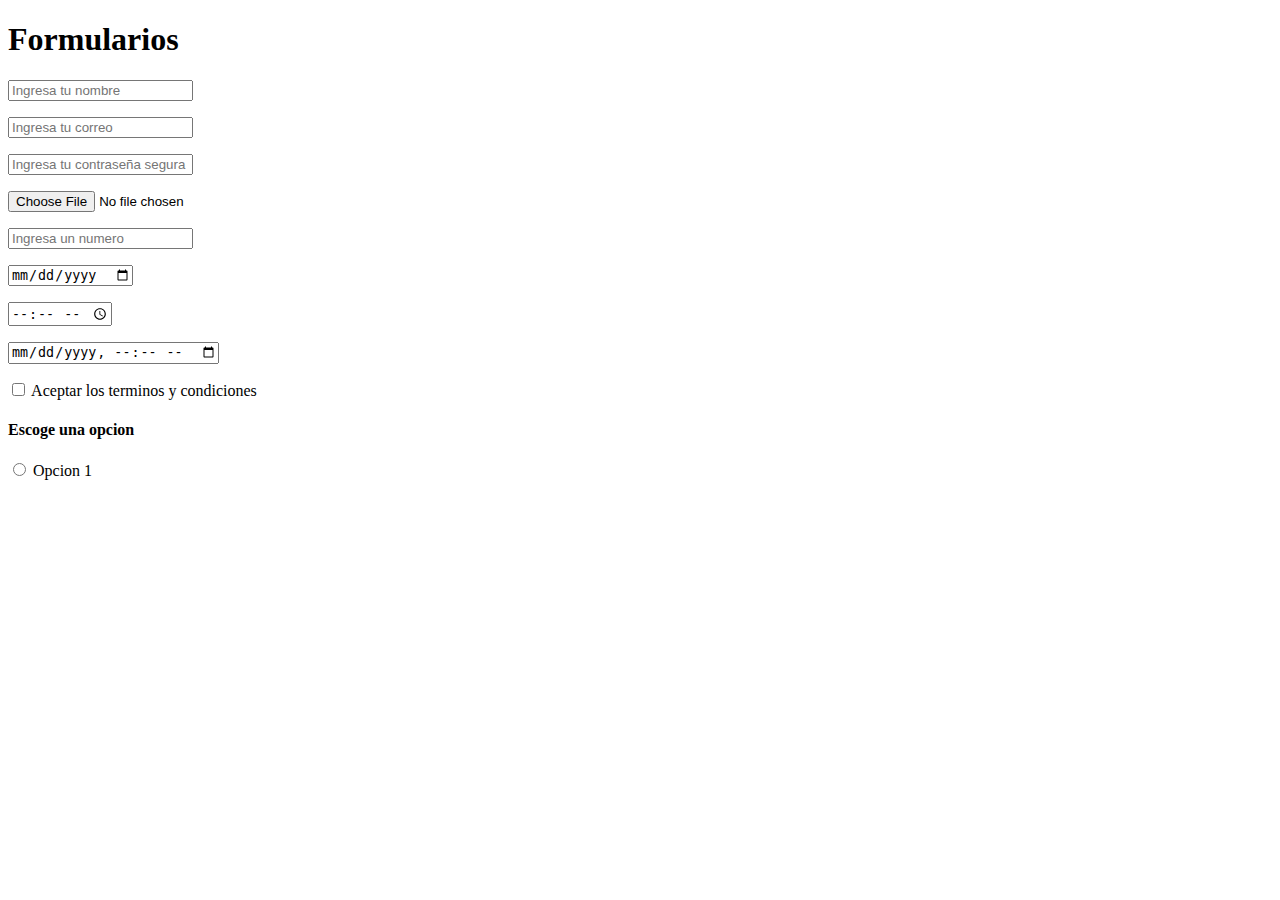
<file: formularios/inputs.html>
<!DOCTYPE html>
<html lang="en">

<head>
    <meta charset="UTF-8">
    <meta http-equiv="X-UA-Compatible" content="IE=edge">
    <meta name="viewport" content="width=device-width, initial-scale=1.0">
    <title>Document</title>
</head>

<body>
    <section>
        <h1>Formularios</h1>

        <!-- Sirve para crear formularios -->
        <form>
            <!-- Los imputs tienen tipos, por defecto son del tipo text pero hay mas -->
            <p>
                <input type="text" placeholder="Ingresa tu nombre" />
            </p>

            <p>
                <input type="email" placeholder="Ingresa tu correo" />
            </p>

            <p>
                <input type="password" placeholder="Ingresa tu contraseña segura" />
            </p>

            <p>
                <input type="file" />
            </p>

            <p>
                <input type="number" placeholder="Ingresa un numero" />
            </p>

            <p>
                <input type="date" />
            </p>

            <p>
                <input type="time" />
            </p>

            <p>
                <input type="datetime-local" />
            </p>

            <p>
                <input type="checkbox"> Aceptar los terminos y condiciones
            </p>

            <p>
                <h4>Escoge una opcion</h4>
            </p>
            <p>
                <input type="radio" /> Opcion 1
            </p>
            
        </form>
    </section>
</body>

</html>
</file>
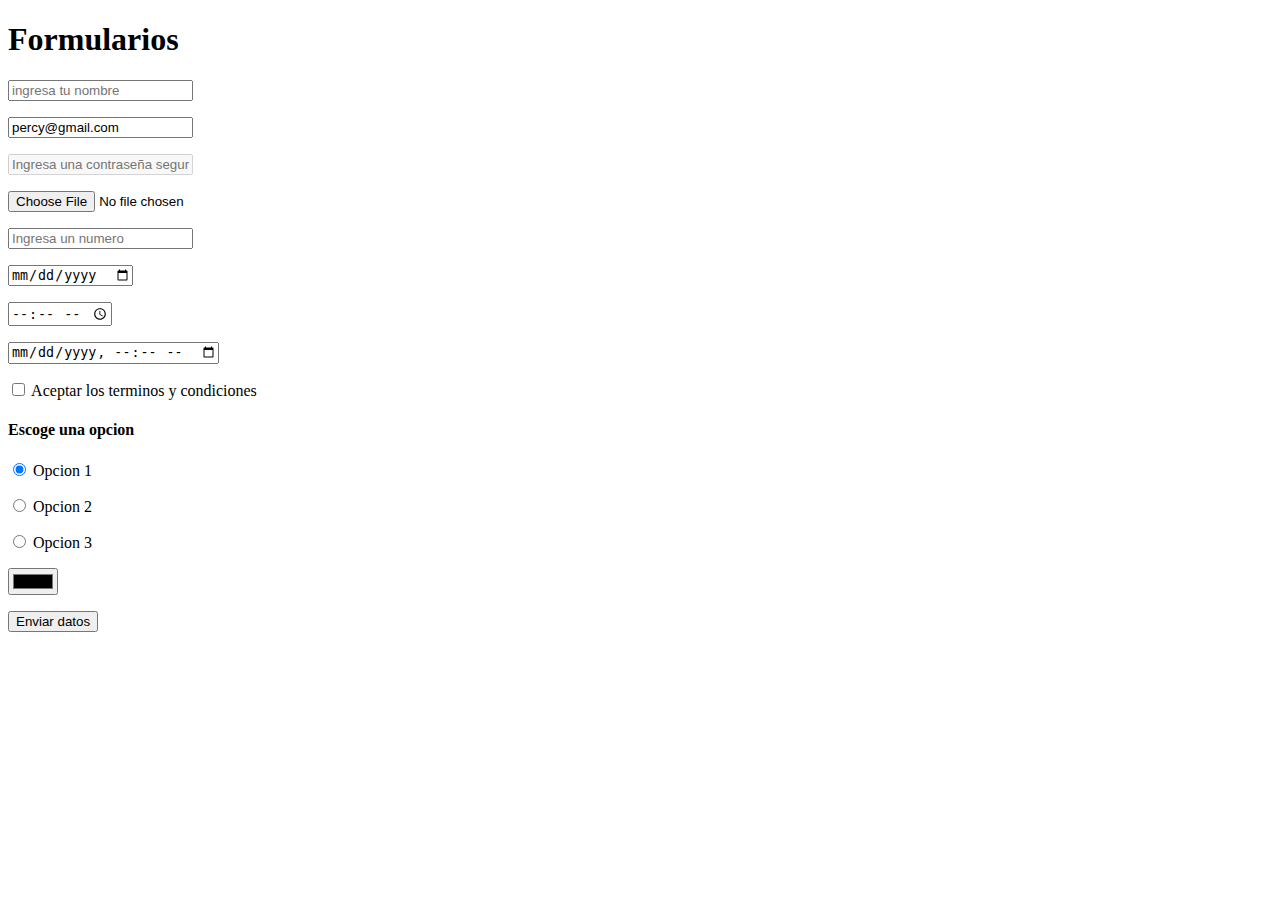
<file: semana2/inputs.html>
<!DOCTYPE html>
<html lang="es">
<head>
    <meta charset="UTF-8">
    <meta http-equiv="X-UA-Compatible" content="IE=edge">
    <meta name="viewport" content="width=device-width, initial-scale=1.0">
    <title>Document</title>
</head>
<body>
    <section>
        <h1>Formularios</h1>
        <!-- Sirve para crear un formulario-->
        <form>
            <!-- Los imputs tienen tipos, por defecto son de tipo text pero hay mas-->
            <p>
                <input type="text" name="nombre" placeholder="ingresa tu nombre" autocomplete="off" required/>
            </p>

            <p>
                <!-- readonly: valor de solo lectura, no se puede modificar
                     value: el valor por defecto que tomara el input
                -->
                <input type="email" name="email" placeholder="ingresa tu correo" readonly value="percy@gmail.com"/>
            </p>

            <p>
                <!-- disable: deshabilita el uso del input ademas de no enviar nada-->
                <input type="password" name="password" placeholder="Ingresa una contraseña segura" disabled/>
            </p>
            
            <p>
                <!--
                    video/*
                    audio/*
                    pdf/*
                    mp3/*
                    image/*
                -->
                <input type="file" accept="image/*" name="image"/>
            </p>

            <p>
                <input type="number" name="phone_number" placeholder="Ingresa un numero" />
            </p>

            <p>
                <input type="date" name="date" />
            </p>

            <p>
                <input type="time" name="time" />
            </p>

            <p>
                <input type="datetime-local" name="date_time"/>
            </p>

            <p>
                <input type="checkbox" name="terms"/> Aceptar los terminos y condiciones
            </p>

            <p>
                <h4>Escoge una opcion</h4>
            </p>
            <p>
                <input type="radio" name="option" checked/> Opcion 1
            </p>
            <p>
                <input type="radio" name="option"/> Opcion 2
            </p>
            <p>
                <input type="radio" name="option"/> Opcion 3
            </p>
            <p>
                <input type="color" name="bg_color">
            </p>
            <p>
                <!-- <input type="submit">   -->
                <button type="submit">Enviar datos</button>
            </p>
        </form>
    </section>
</body>
</html>
</file>
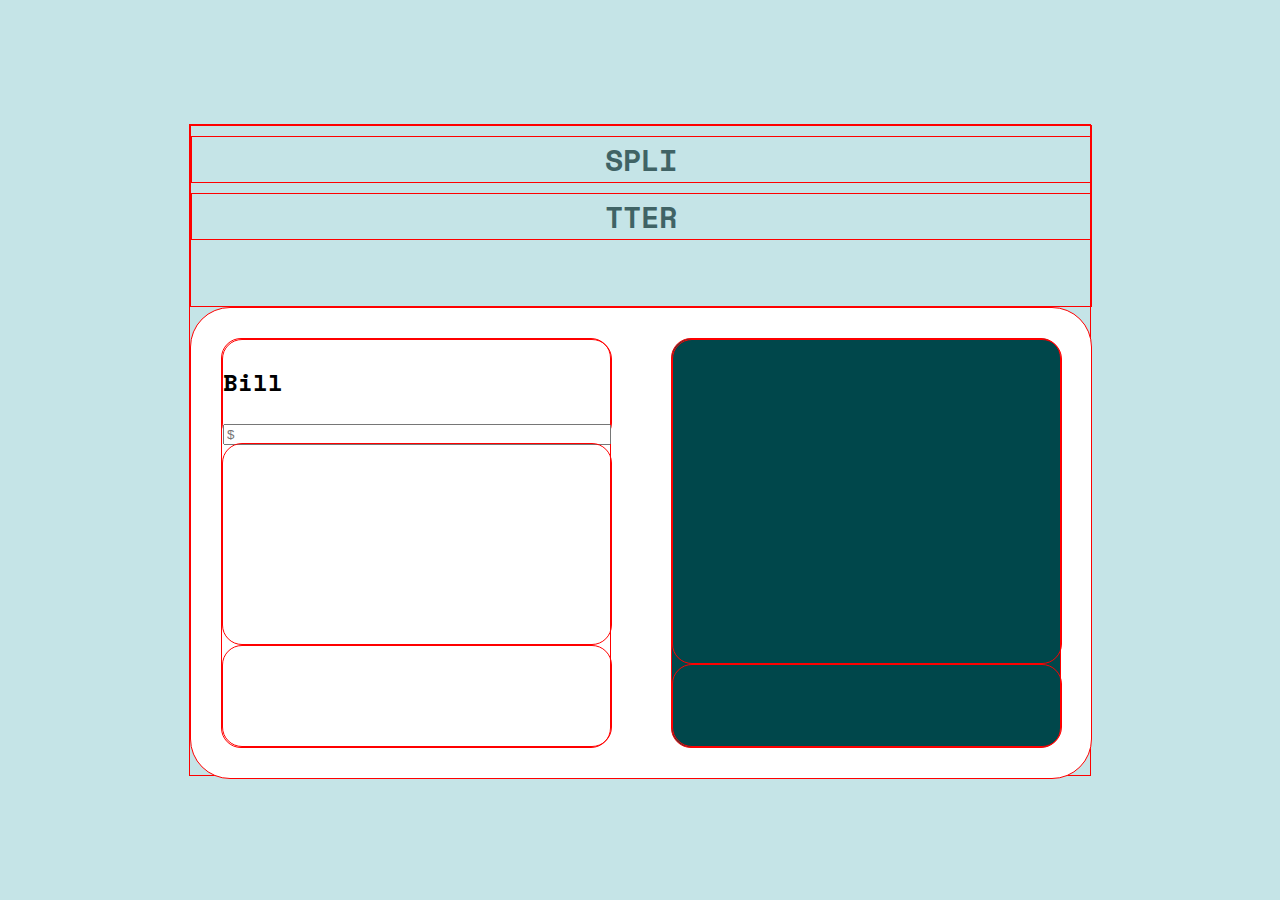
<file: semana 3/reto 4/reto-4.html>
<!DOCTYPE html>
<html lang="en">
<head>
    <meta charset="UTF-8">
    <meta http-equiv="X-UA-Compatible" content="IE=edge">
    <meta name="viewport" content="width=device-width, initial-scale=1.0">
    <link rel="stylesheet" href="reto-4.css">
    <link rel="preconnect" href="https://fonts.googleapis.com">
<link rel="preconnect" href="https://fonts.gstatic.com" crossorigin>
<link href="https://fonts.googleapis.com/css2?family=Space+Mono:wght@700&display=swap" rel="stylesheet">
    <title>Document</title>
</head>
<body>
    <div class="main">
        <div class="carta">
            <div class="texto">
                <p>spli</p>
                <p>tter</p>
            </div>
            <div class="calculadora">
                <div class="input">
                    <div class="bill">
                        <p>Bill</p>
                        <input type="number" placeholder="$">
                    </div>
                    <div class="selec-tip">

                    </div>
                    <div class="people">

                    </div>
                </div>
                <div class="see">
                    <div class="amount">

                    </div>
                    <div class="total">

                    </div>
                </div>
            </div>
        </div>
    </div>
</body>
</html>
</file>
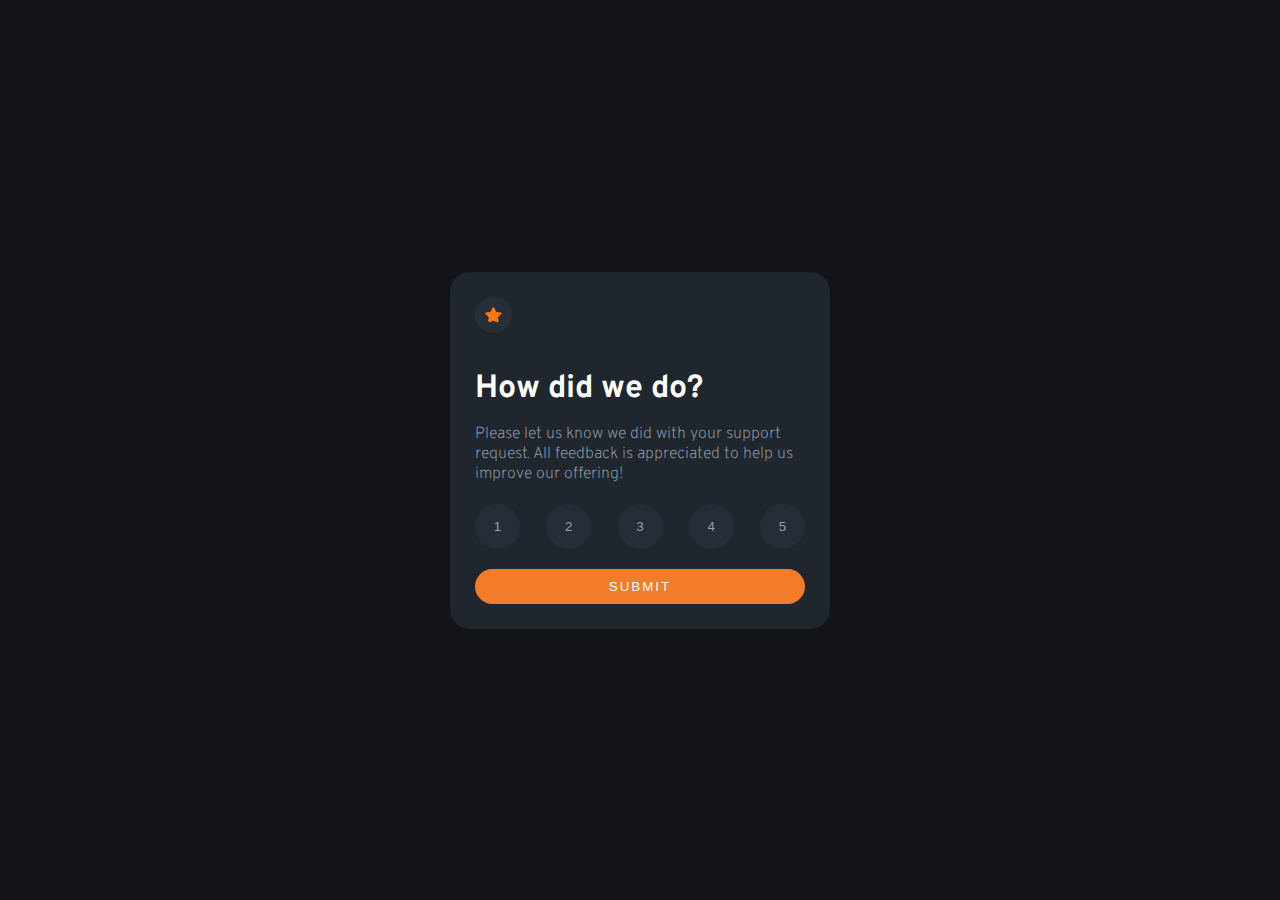
<file: semana2/reto1/reto-1.html>
<!DOCTYPE html>
<html lang="en">

<head>
    <meta charset="UTF-8">
    <meta http-equiv="X-UA-Compatible" content="IE=edge">
    <meta name="viewport" content="width=device-width, initial-scale=1.0">
    <link rel="preconnect" href="https://fonts.googleapis.com">
    <link rel="preconnect" href="https://fonts.gstatic.com" crossorigin>
    <link href="https://fonts.googleapis.com/css2?family=Overpass:ital,wght@0,200;0,700;1,400&display=swap"
        rel="stylesheet">
    <link rel="stylesheet" href="reto-1.css">
    <title>Document</title>
</head>

<body>
    <!-- div principal -->
    <div class="main">
        <!-- div card -->
        <div class="card">
            <div>
                <img src="./images/icon-star.svg" alt="estrella">
            </div>
            <h1>How did we do?</h1>
            <p>Please let us know we did with your support request. All feedback is appreciated to help us improve our
                offering!</p>
            <div class="opciones">
                <button>1</button>
                <button>2</button>
                <button>3</button>
                <button>4</button>
                <button>5</button>
            </div>
            <div>
                <button class="enviar">submit</button>
            </div>
        </div>
    </div>
</body>

</html>
</file>
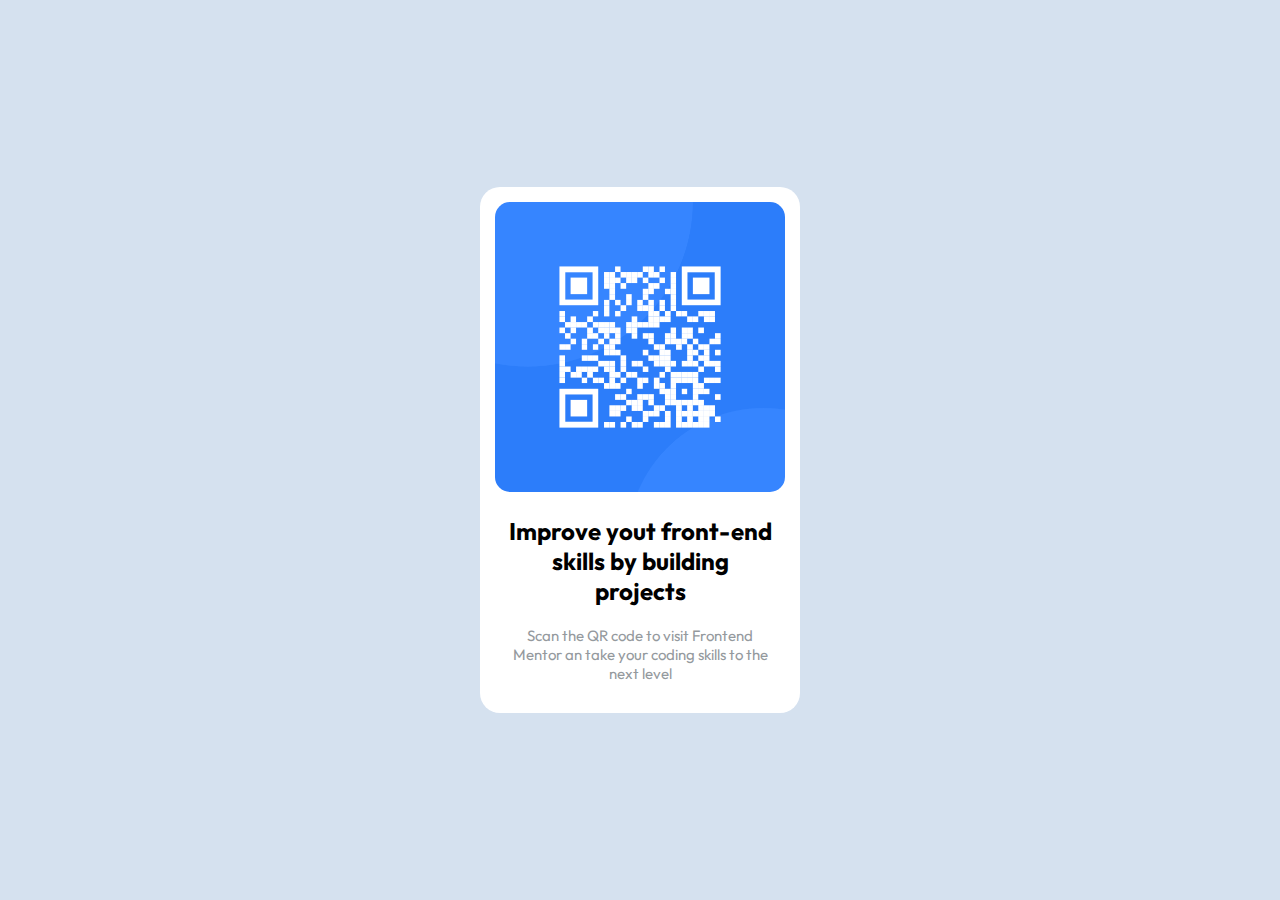
<file: semana2/reto2/reto-2.html>
<!DOCTYPE html>
<html lang="en">

<head>
    <meta charset="UTF-8">
    <meta http-equiv="X-UA-Compatible" content="IE=edge">
    <meta name="viewport" content="width=device-width, initial-scale=1.0">
    <link rel="preconnect" href="https://fonts.googleapis.com">
    <link rel="preconnect" href="https://fonts.gstatic.com" crossorigin>
    <link href="https://fonts.googleapis.com/css2?family=Outfit:wght@200;400;700&display=swap" rel="stylesheet">
    <link rel="stylesheet" href="reto-2.css">
    <title>Document</title>
</head>

<body>
    <div class="main">
        <div class="card">
            <div>
                <img src="images/image-qr-code.png" alt="QR">
            </div>
            <h2>Improve yout front-end skills by building projects</h2>
            <p>Scan the QR code to visit Frontend Mentor an take your coding skills to the next level</p>
        </div>
    </div>
</body>

</html>
</file>
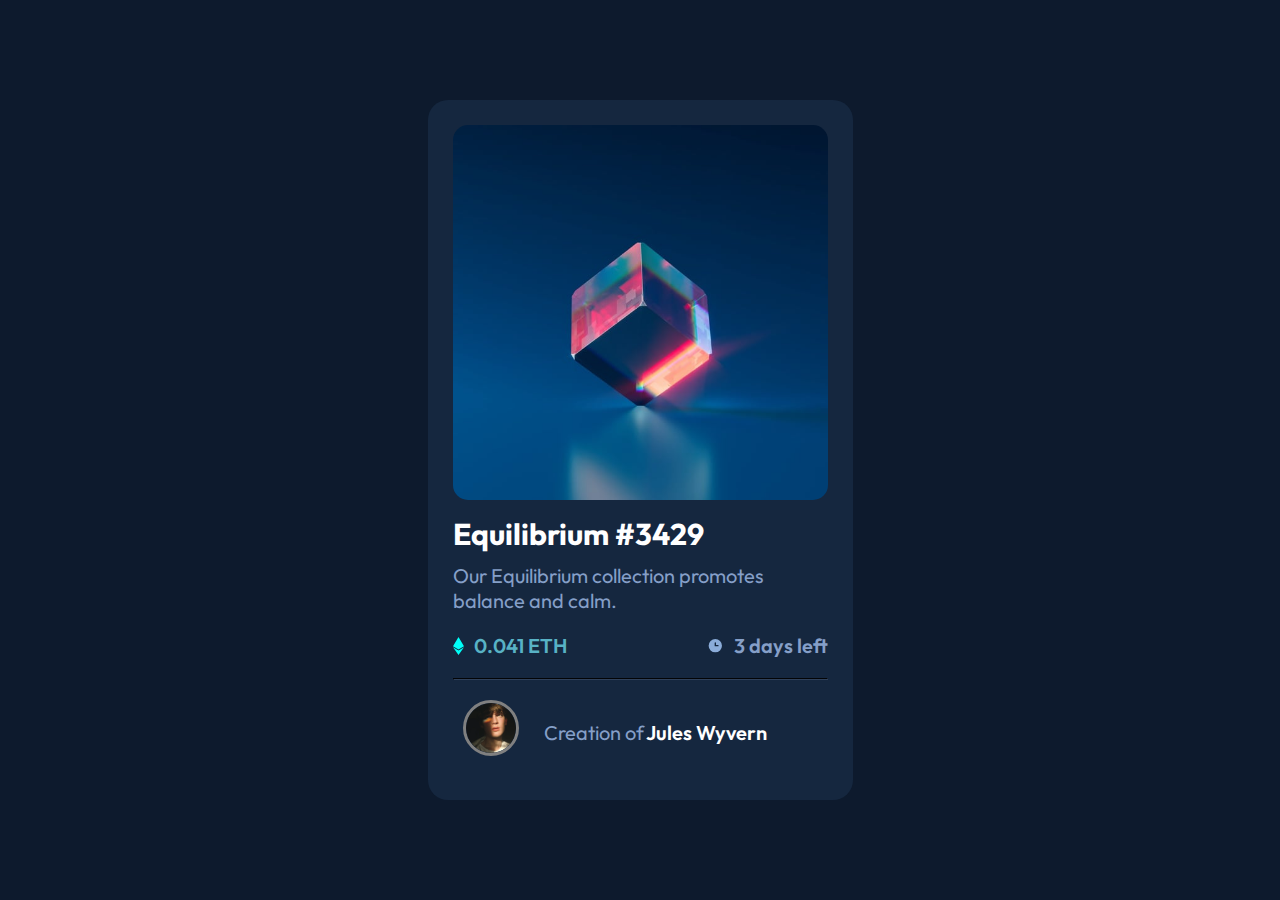
<file: semana2/reto3/reto-3.html>
<!DOCTYPE html>
<html lang="en">

<head>
    <meta charset="UTF-8">
    <meta http-equiv="X-UA-Compatible" content="IE=edge">
    <meta name="viewport" content="width=device-width, initial-scale=1.0">
    <link rel="preconnect" href="https://fonts.googleapis.com">
    <link rel="preconnect" href="https://fonts.gstatic.com" crossorigin>
    <link href="https://fonts.googleapis.com/css2?family=Outfit:wght@300;400;600&display=swap" rel="stylesheet">
    <link rel="stylesheet" href="./reto-3.css">
    <title>Document</title>
</head>

<body>
    <div class="main">
        <div class="card">
            <div>
                <img src="./images/image-equilibrium.jpg" alt="">
            </div>
            <div>
                <h2>Equilibrium #3429</h2>
                <p class="text">Our Equilibrium collection promotes balance and calm.</p>
                <div class="info">
                    <div class="ethe">
                        <img src="./images/icon-ethereum.svg" alt="">
                        <p>0.041 ETH</p>
                    </div>
                    <div class="hour">
                        <img src="./images/icon-clock.svg" alt="">
                        <p>3 days left</p>
                    </div>
                </div>
                <hr>
                <div class="user">
                    <img src="./images/image-avatar.png" alt="">
                    <p>Creation of<span>Jules Wyvern</span></p>
                </div>
            </div>
        </div>
    </div>
</body>

</html>
</file>
<file: semana 3/reto 4/reto-4.css>
body{
    margin: 0;
    padding: 0;
    background-color: rgba(197,228,231,255);
    font-family: 'Space Mono', monospace, Arial, Helvetica, sans-serif;
    font-weight: 700;
    font-size: 24px;
}

.main{
    display: flex;
    flex-direction: column;
    justify-content: center;
    align-items: center;
    height: 100vh;  
}

.main div{
    border: solid 1px red;
    position: relative;
}

.carta{
    width: 900px;
    height: 650px;
}

.texto{
    width: 900px;
    height: 180px;
    text-align: center;
    font-size: 30px;
}

.texto p{
    border: solid 1px red;
    margin: 10px 0;
    text-transform: uppercase;
    color: rgba(64,99,101,255);
}

.calculadora{
    background-color: rgba(255,255,255,255);
    width: 900px;
    height: 470px;
    border-radius: 40px;
    display: flex;
}

.calculadora div{
    width: 50%;
    margin: 30px;
    border-radius: 20px;
}

.input{
    display: flex;
    flex-direction: column;
}

.input div{
    margin: 0;
    width: 100%;
}

.bill{
    height: 25%;
    display: flex;
    flex-direction: column;
}

.selec-tip{
    height: 50%;
}

.people{
    height: 25%;
}

.see{
    background-color: rgba(0,71,75,255);
    display: flex;
    flex-direction: column;
}

.see div{
    margin: 0;
    width: 100%;
}

.amount{
    height: 80%;
}

.total{
    height: 20%;
}
</file>
<file: semana2/reto1/reto-1.css>
/* " * " es el todo */
* {
    margin: 0;
    padding: 0;
}

body {
    font-family: 'Overpass', sans-serif;
    background-color: hsl(216, 12%, 8%);
    color: hsl(0, 0%, 100%);
}

.main {
    display: flex;
    /* Para centrar de forma horizontal */
    justify-content: center;
    /* Para centrar de forma vertical */
    align-items: center;
    height: 100vh;
}

.card {
    width: 330px;
    background-image: linear-gradient(to bottom,#1f262e,#1f262e);
    padding: 25px;
    border-radius: 20px;
}

img {
    background-color: #262f38;
    padding: 10px;
    border-radius: 50%;
    margin-bottom: 30px;
}

h3 {
    font-weight: 700;
}

p {
    margin-top: 15px;
    font-weight: 200;
    color: hsl(217, 12%, 63%);
}


.opciones {
    display: flex;
    justify-content: space-between;
    margin-top: 20px;
}

.opciones button {
    width: 45px;
    height: 45px; 
    background-color: #252d38;
    border-radius: 50%;
    border: none;
    color: hsl(217, 12%, 63%); 
}

.opciones button:hover {
    cursor: pointer;
    background-color: #f27c29;
    color: white;
}

.enviar {
    width: 100%;
    margin-top: 20px;
    background-color: #f27c29;
    border: none;
    padding: 10px;
    color: white;
    border-radius: 20px;
    text-transform: uppercase;
    font-weight: 400;
    letter-spacing: 2px;
    cursor: pointer;
}

.enviar:hover {
    background-color: white;
    color: #f27c29;
}
</file>
<file: semana2/reto2/reto-2.css>
body {
    margin: 0;
    padding: 0;
    background-color: #d5e1ef;
    font-family: 'Outfit', sans-serif;
}

.main {
    display: flex;
    justify-content: center;
    align-items: center;
    height: 100vh;
}

.card {
    background-color: #ffffff;
    width: 290px;
    padding: 15px;
    border-radius: 20px;
    text-align: center;
    border: none;
}

img {
    max-width: 100%;
    border-radius: 15px;
}

h2 {
    font-weight: 700;
    padding: 0 9px;
}

p {
    font-weight: 400;
    font-size: 15px;
    padding: 0 15px;
    color: #94999d;
}
</file>
<file: semana2/reto3/reto-3.css>
body {
    margin: 0;
    padding: 0;
    font-family: 'Outfit', sans-serif;
    background-color: #0d1a2d;
}

.main {
    display: flex;
    justify-content: center;
    align-items: center;
    height: 100vh;
}

.card {
    background-color: #15273f;
    width: 375px;
    padding: 25px;
    border-radius: 20px;
    border: none;
    color: #859fc8;
    font-size: 20px;
}

img {
    max-width: 100%;
    border-radius: 15px;
}

h2 {
    color: white;
    margin: 10px 0;
}

.text {
    font-size: 20px;
    margin: 10px 0;
}

.info {
    display: flex;
    padding: 10px 0;
    justify-content: space-between;
    align-items: center;
}

.info div{
    display: flex;
    justify-content: space-between;
    align-items: center;
}

.info p {
    margin: 0;
    font-weight: 600;
}

.info img {
    margin-right: 10px;
}

.ethe p {
    color: #58b2c5;
}

.hour p {
    color: #859fc8;
}

hr {
    border-color: hsl(215, 32%, 27%);
}

.user {
    display: flex;
    padding: 10px;
}

.user img {
    width: 50px;
    height: 50px;
    border: 3px solid grey;
    border-radius: 50%;
}

.user p {
    margin: 0;
    padding: 20px 25px;
    display: flex;
    justify-content: center;
    align-items: center;
}

.user span {
    color: white;
    margin-left: 2px;
    font-weight: 600;
}
</file>
